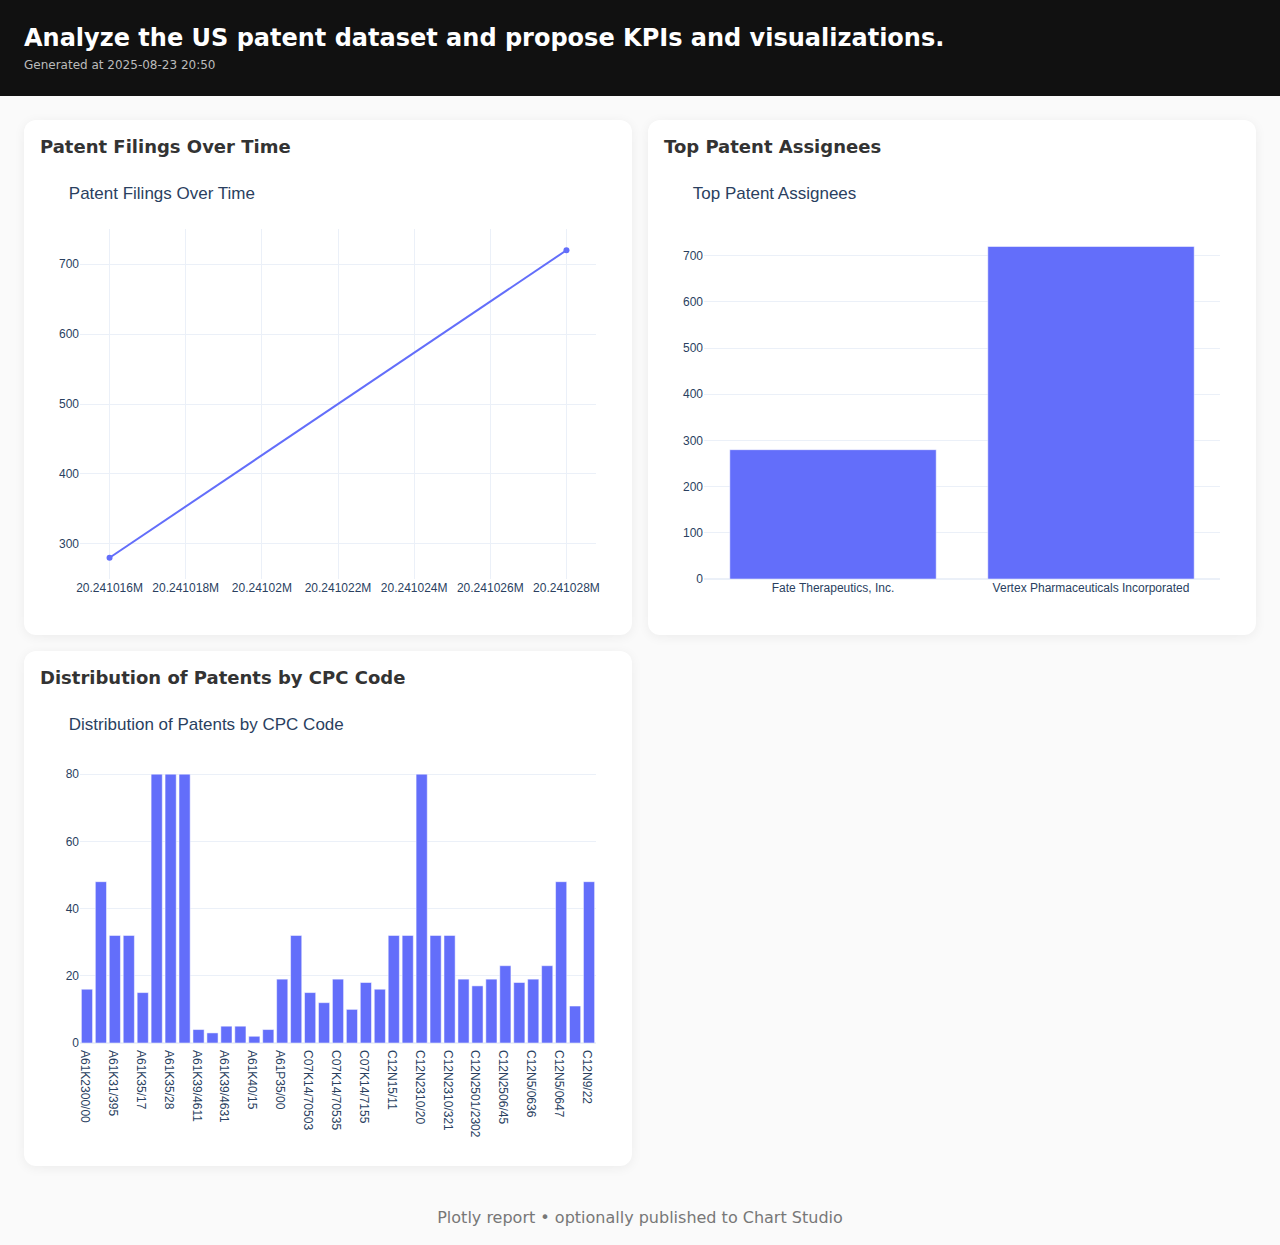
<file: export/out/plotly_index.html>
<!doctype html>
<html lang="en"><head>
<meta charset="utf-8"/><meta name="viewport" content="width=device-width, initial-scale=1"/>
<title>Analyze the US patent dataset and propose KPIs and visualizations.</title>
<style>
body{font-family:system-ui,-apple-system,Segoe UI,Roboto,Arial,sans-serif;margin:0;background:#fafafa}
header{padding:24px;background:#111;color:#fff}
main{padding:24px}
.grid{display:grid;grid-template-columns:repeat(auto-fill,minmax(420px,1fr));gap:16px}
.card{background:#fff;border-radius:12px;padding:16px;box-shadow:0 2px 12px rgba(0,0,0,.06)}
h1{margin:0 0 6px;font-size:24px} h2{margin:0 0 12px;font-size:18px;color:#333}
.meta{color:#bbb;font-size:12px} footer{text-align:center;padding:18px;color:#777}
@media(max-width:480px){.grid{grid-template-columns:1fr}}
</style></head>
<body>
<header><h1>Analyze the US patent dataset and propose KPIs and visualizations.</h1><div class="meta">Generated at 2025-08-23 20:50</div></header>
<main><div class="grid"><section class="card"><h2>Patent Filings Over Time</h2><div>                        <script type="text/javascript">window.PlotlyConfig = {MathJaxConfig: 'local'};</script>
        <script charset="utf-8" src="https://cdn.plot.ly/plotly-2.35.2.min.js"></script>                <div id="e844271e-10fc-41f2-a48f-4b52724ffa2e" class="plotly-graph-div" style="height:450px; width:100%;"></div>            <script type="text/javascript">                                    window.PLOTLYENV=window.PLOTLYENV || {};                                    if (document.getElementById("e844271e-10fc-41f2-a48f-4b52724ffa2e")) {                    Plotly.newPlot(                        "e844271e-10fc-41f2-a48f-4b52724ffa2e",                        [{"hovertemplate":"filing_date=%{x}\u003cbr\u003epublication_number=%{y}\u003cextra\u003e\u003c\u002fextra\u003e","legendgroup":"","line":{"color":"#636efa","dash":"solid"},"marker":{"symbol":"circle"},"mode":"lines+markers","name":"","orientation":"v","showlegend":false,"x":[20241016,20241028],"xaxis":"x","y":[280,720],"yaxis":"y","type":"scatter"}],                        {"template":{"data":{"barpolar":[{"marker":{"line":{"color":"white","width":0.5},"pattern":{"fillmode":"overlay","size":10,"solidity":0.2}},"type":"barpolar"}],"bar":[{"error_x":{"color":"#2a3f5f"},"error_y":{"color":"#2a3f5f"},"marker":{"line":{"color":"white","width":0.5},"pattern":{"fillmode":"overlay","size":10,"solidity":0.2}},"type":"bar"}],"carpet":[{"aaxis":{"endlinecolor":"#2a3f5f","gridcolor":"#C8D4E3","linecolor":"#C8D4E3","minorgridcolor":"#C8D4E3","startlinecolor":"#2a3f5f"},"baxis":{"endlinecolor":"#2a3f5f","gridcolor":"#C8D4E3","linecolor":"#C8D4E3","minorgridcolor":"#C8D4E3","startlinecolor":"#2a3f5f"},"type":"carpet"}],"choropleth":[{"colorbar":{"outlinewidth":0,"ticks":""},"type":"choropleth"}],"contourcarpet":[{"colorbar":{"outlinewidth":0,"ticks":""},"type":"contourcarpet"}],"contour":[{"colorbar":{"outlinewidth":0,"ticks":""},"colorscale":[[0.0,"#0d0887"],[0.1111111111111111,"#46039f"],[0.2222222222222222,"#7201a8"],[0.3333333333333333,"#9c179e"],[0.4444444444444444,"#bd3786"],[0.5555555555555556,"#d8576b"],[0.6666666666666666,"#ed7953"],[0.7777777777777778,"#fb9f3a"],[0.8888888888888888,"#fdca26"],[1.0,"#f0f921"]],"type":"contour"}],"heatmapgl":[{"colorbar":{"outlinewidth":0,"ticks":""},"colorscale":[[0.0,"#0d0887"],[0.1111111111111111,"#46039f"],[0.2222222222222222,"#7201a8"],[0.3333333333333333,"#9c179e"],[0.4444444444444444,"#bd3786"],[0.5555555555555556,"#d8576b"],[0.6666666666666666,"#ed7953"],[0.7777777777777778,"#fb9f3a"],[0.8888888888888888,"#fdca26"],[1.0,"#f0f921"]],"type":"heatmapgl"}],"heatmap":[{"colorbar":{"outlinewidth":0,"ticks":""},"colorscale":[[0.0,"#0d0887"],[0.1111111111111111,"#46039f"],[0.2222222222222222,"#7201a8"],[0.3333333333333333,"#9c179e"],[0.4444444444444444,"#bd3786"],[0.5555555555555556,"#d8576b"],[0.6666666666666666,"#ed7953"],[0.7777777777777778,"#fb9f3a"],[0.8888888888888888,"#fdca26"],[1.0,"#f0f921"]],"type":"heatmap"}],"histogram2dcontour":[{"colorbar":{"outlinewidth":0,"ticks":""},"colorscale":[[0.0,"#0d0887"],[0.1111111111111111,"#46039f"],[0.2222222222222222,"#7201a8"],[0.3333333333333333,"#9c179e"],[0.4444444444444444,"#bd3786"],[0.5555555555555556,"#d8576b"],[0.6666666666666666,"#ed7953"],[0.7777777777777778,"#fb9f3a"],[0.8888888888888888,"#fdca26"],[1.0,"#f0f921"]],"type":"histogram2dcontour"}],"histogram2d":[{"colorbar":{"outlinewidth":0,"ticks":""},"colorscale":[[0.0,"#0d0887"],[0.1111111111111111,"#46039f"],[0.2222222222222222,"#7201a8"],[0.3333333333333333,"#9c179e"],[0.4444444444444444,"#bd3786"],[0.5555555555555556,"#d8576b"],[0.6666666666666666,"#ed7953"],[0.7777777777777778,"#fb9f3a"],[0.8888888888888888,"#fdca26"],[1.0,"#f0f921"]],"type":"histogram2d"}],"histogram":[{"marker":{"pattern":{"fillmode":"overlay","size":10,"solidity":0.2}},"type":"histogram"}],"mesh3d":[{"colorbar":{"outlinewidth":0,"ticks":""},"type":"mesh3d"}],"parcoords":[{"line":{"colorbar":{"outlinewidth":0,"ticks":""}},"type":"parcoords"}],"pie":[{"automargin":true,"type":"pie"}],"scatter3d":[{"line":{"colorbar":{"outlinewidth":0,"ticks":""}},"marker":{"colorbar":{"outlinewidth":0,"ticks":""}},"type":"scatter3d"}],"scattercarpet":[{"marker":{"colorbar":{"outlinewidth":0,"ticks":""}},"type":"scattercarpet"}],"scattergeo":[{"marker":{"colorbar":{"outlinewidth":0,"ticks":""}},"type":"scattergeo"}],"scattergl":[{"marker":{"colorbar":{"outlinewidth":0,"ticks":""}},"type":"scattergl"}],"scattermapbox":[{"marker":{"colorbar":{"outlinewidth":0,"ticks":""}},"type":"scattermapbox"}],"scatterpolargl":[{"marker":{"colorbar":{"outlinewidth":0,"ticks":""}},"type":"scatterpolargl"}],"scatterpolar":[{"marker":{"colorbar":{"outlinewidth":0,"ticks":""}},"type":"scatterpolar"}],"scatter":[{"fillpattern":{"fillmode":"overlay","size":10,"solidity":0.2},"type":"scatter"}],"scatterternary":[{"marker":{"colorbar":{"outlinewidth":0,"ticks":""}},"type":"scatterternary"}],"surface":[{"colorbar":{"outlinewidth":0,"ticks":""},"colorscale":[[0.0,"#0d0887"],[0.1111111111111111,"#46039f"],[0.2222222222222222,"#7201a8"],[0.3333333333333333,"#9c179e"],[0.4444444444444444,"#bd3786"],[0.5555555555555556,"#d8576b"],[0.6666666666666666,"#ed7953"],[0.7777777777777778,"#fb9f3a"],[0.8888888888888888,"#fdca26"],[1.0,"#f0f921"]],"type":"surface"}],"table":[{"cells":{"fill":{"color":"#EBF0F8"},"line":{"color":"white"}},"header":{"fill":{"color":"#C8D4E3"},"line":{"color":"white"}},"type":"table"}]},"layout":{"annotationdefaults":{"arrowcolor":"#2a3f5f","arrowhead":0,"arrowwidth":1},"autotypenumbers":"strict","coloraxis":{"colorbar":{"outlinewidth":0,"ticks":""}},"colorscale":{"diverging":[[0,"#8e0152"],[0.1,"#c51b7d"],[0.2,"#de77ae"],[0.3,"#f1b6da"],[0.4,"#fde0ef"],[0.5,"#f7f7f7"],[0.6,"#e6f5d0"],[0.7,"#b8e186"],[0.8,"#7fbc41"],[0.9,"#4d9221"],[1,"#276419"]],"sequential":[[0.0,"#0d0887"],[0.1111111111111111,"#46039f"],[0.2222222222222222,"#7201a8"],[0.3333333333333333,"#9c179e"],[0.4444444444444444,"#bd3786"],[0.5555555555555556,"#d8576b"],[0.6666666666666666,"#ed7953"],[0.7777777777777778,"#fb9f3a"],[0.8888888888888888,"#fdca26"],[1.0,"#f0f921"]],"sequentialminus":[[0.0,"#0d0887"],[0.1111111111111111,"#46039f"],[0.2222222222222222,"#7201a8"],[0.3333333333333333,"#9c179e"],[0.4444444444444444,"#bd3786"],[0.5555555555555556,"#d8576b"],[0.6666666666666666,"#ed7953"],[0.7777777777777778,"#fb9f3a"],[0.8888888888888888,"#fdca26"],[1.0,"#f0f921"]]},"colorway":["#636efa","#EF553B","#00cc96","#ab63fa","#FFA15A","#19d3f3","#FF6692","#B6E880","#FF97FF","#FECB52"],"font":{"color":"#2a3f5f"},"geo":{"bgcolor":"white","lakecolor":"white","landcolor":"white","showlakes":true,"showland":true,"subunitcolor":"#C8D4E3"},"hoverlabel":{"align":"left"},"hovermode":"closest","mapbox":{"style":"light"},"paper_bgcolor":"white","plot_bgcolor":"white","polar":{"angularaxis":{"gridcolor":"#EBF0F8","linecolor":"#EBF0F8","ticks":""},"bgcolor":"white","radialaxis":{"gridcolor":"#EBF0F8","linecolor":"#EBF0F8","ticks":""}},"scene":{"xaxis":{"backgroundcolor":"white","gridcolor":"#DFE8F3","gridwidth":2,"linecolor":"#EBF0F8","showbackground":true,"ticks":"","zerolinecolor":"#EBF0F8"},"yaxis":{"backgroundcolor":"white","gridcolor":"#DFE8F3","gridwidth":2,"linecolor":"#EBF0F8","showbackground":true,"ticks":"","zerolinecolor":"#EBF0F8"},"zaxis":{"backgroundcolor":"white","gridcolor":"#DFE8F3","gridwidth":2,"linecolor":"#EBF0F8","showbackground":true,"ticks":"","zerolinecolor":"#EBF0F8"}},"shapedefaults":{"line":{"color":"#2a3f5f"}},"ternary":{"aaxis":{"gridcolor":"#DFE8F3","linecolor":"#A2B1C6","ticks":""},"baxis":{"gridcolor":"#DFE8F3","linecolor":"#A2B1C6","ticks":""},"bgcolor":"white","caxis":{"gridcolor":"#DFE8F3","linecolor":"#A2B1C6","ticks":""}},"title":{"x":0.05},"xaxis":{"automargin":true,"gridcolor":"#EBF0F8","linecolor":"#EBF0F8","ticks":"","title":{"standoff":15},"zerolinecolor":"#EBF0F8","zerolinewidth":2},"yaxis":{"automargin":true,"gridcolor":"#EBF0F8","linecolor":"#EBF0F8","ticks":"","title":{"standoff":15},"zerolinecolor":"#EBF0F8","zerolinewidth":2}}},"xaxis":{"anchor":"y","domain":[0.0,1.0],"title":{}},"yaxis":{"anchor":"x","domain":[0.0,1.0],"title":{}},"legend":{"tracegroupgap":0,"title":{},"orientation":"h"},"margin":{"t":60,"l":40,"r":20,"b":40},"title":{"text":"Patent Filings Over Time"},"height":450},                        {"displaylogo": false, "responsive": true}                    )                };                            </script>        </div></section><section class="card"><h2>Top Patent Assignees</h2><div>                            <div id="78a58a04-01a7-46d0-8e6b-66d31acd0971" class="plotly-graph-div" style="height:450px; width:100%;"></div>            <script type="text/javascript">                                    window.PLOTLYENV=window.PLOTLYENV || {};                                    if (document.getElementById("78a58a04-01a7-46d0-8e6b-66d31acd0971")) {                    Plotly.newPlot(                        "78a58a04-01a7-46d0-8e6b-66d31acd0971",                        [{"alignmentgroup":"True","hovertemplate":"assignee=%{x}\u003cbr\u003epublication_number=%{y}\u003cextra\u003e\u003c\u002fextra\u003e","legendgroup":"","marker":{"color":"#636efa","pattern":{"shape":""}},"name":"","offsetgroup":"","orientation":"v","showlegend":false,"textposition":"auto","x":["Fate Therapeutics, Inc.","Vertex Pharmaceuticals Incorporated"],"xaxis":"x","y":[280,720],"yaxis":"y","type":"bar"}],                        {"template":{"data":{"barpolar":[{"marker":{"line":{"color":"white","width":0.5},"pattern":{"fillmode":"overlay","size":10,"solidity":0.2}},"type":"barpolar"}],"bar":[{"error_x":{"color":"#2a3f5f"},"error_y":{"color":"#2a3f5f"},"marker":{"line":{"color":"white","width":0.5},"pattern":{"fillmode":"overlay","size":10,"solidity":0.2}},"type":"bar"}],"carpet":[{"aaxis":{"endlinecolor":"#2a3f5f","gridcolor":"#C8D4E3","linecolor":"#C8D4E3","minorgridcolor":"#C8D4E3","startlinecolor":"#2a3f5f"},"baxis":{"endlinecolor":"#2a3f5f","gridcolor":"#C8D4E3","linecolor":"#C8D4E3","minorgridcolor":"#C8D4E3","startlinecolor":"#2a3f5f"},"type":"carpet"}],"choropleth":[{"colorbar":{"outlinewidth":0,"ticks":""},"type":"choropleth"}],"contourcarpet":[{"colorbar":{"outlinewidth":0,"ticks":""},"type":"contourcarpet"}],"contour":[{"colorbar":{"outlinewidth":0,"ticks":""},"colorscale":[[0.0,"#0d0887"],[0.1111111111111111,"#46039f"],[0.2222222222222222,"#7201a8"],[0.3333333333333333,"#9c179e"],[0.4444444444444444,"#bd3786"],[0.5555555555555556,"#d8576b"],[0.6666666666666666,"#ed7953"],[0.7777777777777778,"#fb9f3a"],[0.8888888888888888,"#fdca26"],[1.0,"#f0f921"]],"type":"contour"}],"heatmapgl":[{"colorbar":{"outlinewidth":0,"ticks":""},"colorscale":[[0.0,"#0d0887"],[0.1111111111111111,"#46039f"],[0.2222222222222222,"#7201a8"],[0.3333333333333333,"#9c179e"],[0.4444444444444444,"#bd3786"],[0.5555555555555556,"#d8576b"],[0.6666666666666666,"#ed7953"],[0.7777777777777778,"#fb9f3a"],[0.8888888888888888,"#fdca26"],[1.0,"#f0f921"]],"type":"heatmapgl"}],"heatmap":[{"colorbar":{"outlinewidth":0,"ticks":""},"colorscale":[[0.0,"#0d0887"],[0.1111111111111111,"#46039f"],[0.2222222222222222,"#7201a8"],[0.3333333333333333,"#9c179e"],[0.4444444444444444,"#bd3786"],[0.5555555555555556,"#d8576b"],[0.6666666666666666,"#ed7953"],[0.7777777777777778,"#fb9f3a"],[0.8888888888888888,"#fdca26"],[1.0,"#f0f921"]],"type":"heatmap"}],"histogram2dcontour":[{"colorbar":{"outlinewidth":0,"ticks":""},"colorscale":[[0.0,"#0d0887"],[0.1111111111111111,"#46039f"],[0.2222222222222222,"#7201a8"],[0.3333333333333333,"#9c179e"],[0.4444444444444444,"#bd3786"],[0.5555555555555556,"#d8576b"],[0.6666666666666666,"#ed7953"],[0.7777777777777778,"#fb9f3a"],[0.8888888888888888,"#fdca26"],[1.0,"#f0f921"]],"type":"histogram2dcontour"}],"histogram2d":[{"colorbar":{"outlinewidth":0,"ticks":""},"colorscale":[[0.0,"#0d0887"],[0.1111111111111111,"#46039f"],[0.2222222222222222,"#7201a8"],[0.3333333333333333,"#9c179e"],[0.4444444444444444,"#bd3786"],[0.5555555555555556,"#d8576b"],[0.6666666666666666,"#ed7953"],[0.7777777777777778,"#fb9f3a"],[0.8888888888888888,"#fdca26"],[1.0,"#f0f921"]],"type":"histogram2d"}],"histogram":[{"marker":{"pattern":{"fillmode":"overlay","size":10,"solidity":0.2}},"type":"histogram"}],"mesh3d":[{"colorbar":{"outlinewidth":0,"ticks":""},"type":"mesh3d"}],"parcoords":[{"line":{"colorbar":{"outlinewidth":0,"ticks":""}},"type":"parcoords"}],"pie":[{"automargin":true,"type":"pie"}],"scatter3d":[{"line":{"colorbar":{"outlinewidth":0,"ticks":""}},"marker":{"colorbar":{"outlinewidth":0,"ticks":""}},"type":"scatter3d"}],"scattercarpet":[{"marker":{"colorbar":{"outlinewidth":0,"ticks":""}},"type":"scattercarpet"}],"scattergeo":[{"marker":{"colorbar":{"outlinewidth":0,"ticks":""}},"type":"scattergeo"}],"scattergl":[{"marker":{"colorbar":{"outlinewidth":0,"ticks":""}},"type":"scattergl"}],"scattermapbox":[{"marker":{"colorbar":{"outlinewidth":0,"ticks":""}},"type":"scattermapbox"}],"scatterpolargl":[{"marker":{"colorbar":{"outlinewidth":0,"ticks":""}},"type":"scatterpolargl"}],"scatterpolar":[{"marker":{"colorbar":{"outlinewidth":0,"ticks":""}},"type":"scatterpolar"}],"scatter":[{"fillpattern":{"fillmode":"overlay","size":10,"solidity":0.2},"type":"scatter"}],"scatterternary":[{"marker":{"colorbar":{"outlinewidth":0,"ticks":""}},"type":"scatterternary"}],"surface":[{"colorbar":{"outlinewidth":0,"ticks":""},"colorscale":[[0.0,"#0d0887"],[0.1111111111111111,"#46039f"],[0.2222222222222222,"#7201a8"],[0.3333333333333333,"#9c179e"],[0.4444444444444444,"#bd3786"],[0.5555555555555556,"#d8576b"],[0.6666666666666666,"#ed7953"],[0.7777777777777778,"#fb9f3a"],[0.8888888888888888,"#fdca26"],[1.0,"#f0f921"]],"type":"surface"}],"table":[{"cells":{"fill":{"color":"#EBF0F8"},"line":{"color":"white"}},"header":{"fill":{"color":"#C8D4E3"},"line":{"color":"white"}},"type":"table"}]},"layout":{"annotationdefaults":{"arrowcolor":"#2a3f5f","arrowhead":0,"arrowwidth":1},"autotypenumbers":"strict","coloraxis":{"colorbar":{"outlinewidth":0,"ticks":""}},"colorscale":{"diverging":[[0,"#8e0152"],[0.1,"#c51b7d"],[0.2,"#de77ae"],[0.3,"#f1b6da"],[0.4,"#fde0ef"],[0.5,"#f7f7f7"],[0.6,"#e6f5d0"],[0.7,"#b8e186"],[0.8,"#7fbc41"],[0.9,"#4d9221"],[1,"#276419"]],"sequential":[[0.0,"#0d0887"],[0.1111111111111111,"#46039f"],[0.2222222222222222,"#7201a8"],[0.3333333333333333,"#9c179e"],[0.4444444444444444,"#bd3786"],[0.5555555555555556,"#d8576b"],[0.6666666666666666,"#ed7953"],[0.7777777777777778,"#fb9f3a"],[0.8888888888888888,"#fdca26"],[1.0,"#f0f921"]],"sequentialminus":[[0.0,"#0d0887"],[0.1111111111111111,"#46039f"],[0.2222222222222222,"#7201a8"],[0.3333333333333333,"#9c179e"],[0.4444444444444444,"#bd3786"],[0.5555555555555556,"#d8576b"],[0.6666666666666666,"#ed7953"],[0.7777777777777778,"#fb9f3a"],[0.8888888888888888,"#fdca26"],[1.0,"#f0f921"]]},"colorway":["#636efa","#EF553B","#00cc96","#ab63fa","#FFA15A","#19d3f3","#FF6692","#B6E880","#FF97FF","#FECB52"],"font":{"color":"#2a3f5f"},"geo":{"bgcolor":"white","lakecolor":"white","landcolor":"white","showlakes":true,"showland":true,"subunitcolor":"#C8D4E3"},"hoverlabel":{"align":"left"},"hovermode":"closest","mapbox":{"style":"light"},"paper_bgcolor":"white","plot_bgcolor":"white","polar":{"angularaxis":{"gridcolor":"#EBF0F8","linecolor":"#EBF0F8","ticks":""},"bgcolor":"white","radialaxis":{"gridcolor":"#EBF0F8","linecolor":"#EBF0F8","ticks":""}},"scene":{"xaxis":{"backgroundcolor":"white","gridcolor":"#DFE8F3","gridwidth":2,"linecolor":"#EBF0F8","showbackground":true,"ticks":"","zerolinecolor":"#EBF0F8"},"yaxis":{"backgroundcolor":"white","gridcolor":"#DFE8F3","gridwidth":2,"linecolor":"#EBF0F8","showbackground":true,"ticks":"","zerolinecolor":"#EBF0F8"},"zaxis":{"backgroundcolor":"white","gridcolor":"#DFE8F3","gridwidth":2,"linecolor":"#EBF0F8","showbackground":true,"ticks":"","zerolinecolor":"#EBF0F8"}},"shapedefaults":{"line":{"color":"#2a3f5f"}},"ternary":{"aaxis":{"gridcolor":"#DFE8F3","linecolor":"#A2B1C6","ticks":""},"baxis":{"gridcolor":"#DFE8F3","linecolor":"#A2B1C6","ticks":""},"bgcolor":"white","caxis":{"gridcolor":"#DFE8F3","linecolor":"#A2B1C6","ticks":""}},"title":{"x":0.05},"xaxis":{"automargin":true,"gridcolor":"#EBF0F8","linecolor":"#EBF0F8","ticks":"","title":{"standoff":15},"zerolinecolor":"#EBF0F8","zerolinewidth":2},"yaxis":{"automargin":true,"gridcolor":"#EBF0F8","linecolor":"#EBF0F8","ticks":"","title":{"standoff":15},"zerolinecolor":"#EBF0F8","zerolinewidth":2}}},"xaxis":{"anchor":"y","domain":[0.0,1.0],"title":{}},"yaxis":{"anchor":"x","domain":[0.0,1.0],"title":{}},"legend":{"tracegroupgap":0,"title":{},"orientation":"h"},"margin":{"t":60,"l":40,"r":20,"b":40},"barmode":"group","title":{"text":"Top Patent Assignees"},"height":450},                        {"displaylogo": false, "responsive": true}                    )                };                            </script>        </div></section><section class="card"><h2>Distribution of Patents by CPC Code</h2><div>                            <div id="d266b9a3-5f43-4ac5-a78c-c5f606c37f48" class="plotly-graph-div" style="height:450px; width:100%;"></div>            <script type="text/javascript">                                    window.PLOTLYENV=window.PLOTLYENV || {};                                    if (document.getElementById("d266b9a3-5f43-4ac5-a78c-c5f606c37f48")) {                    Plotly.newPlot(                        "d266b9a3-5f43-4ac5-a78c-c5f606c37f48",                        [{"alignmentgroup":"True","hovertemplate":"cpc_code=%{x}\u003cbr\u003epublication_number=%{y}\u003cextra\u003e\u003c\u002fextra\u003e","legendgroup":"","marker":{"color":"#636efa","pattern":{"shape":""}},"name":"","offsetgroup":"","orientation":"v","showlegend":false,"textposition":"auto","x":["A61K2300\u002f00","A61K31\u002f255","A61K31\u002f395","A61K31\u002f4535","A61K35\u002f17","A61K35\u002f18","A61K35\u002f28","A61K38\u002f193","A61K39\u002f4611","A61K39\u002f4613","A61K39\u002f4631","A61K40\u002f11","A61K40\u002f15","A61K40\u002f31","A61P35\u002f00","A61P7\u002f00","C07K14\u002f70503","C07K14\u002f7051","C07K14\u002f70535","C07K14\u002f71","C07K14\u002f7155","C12N15\u002f102","C12N15\u002f11","C12N15\u002f113","C12N2310\u002f20","C12N2310\u002f315","C12N2310\u002f321","C12N2501\u002f15","C12N2501\u002f2302","C12N2502\u002f30","C12N2506\u002f45","C12N2510\u002f00","C12N5\u002f0636","C12N5\u002f0646","C12N5\u002f0647","C12N5\u002f0696","C12N9\u002f22"],"xaxis":"x","y":[16,48,32,32,15,80,80,80,4,3,5,5,2,4,19,32,15,12,19,10,18,16,32,32,80,32,32,19,17,19,23,18,19,23,48,11,48],"yaxis":"y","type":"bar"}],                        {"template":{"data":{"barpolar":[{"marker":{"line":{"color":"white","width":0.5},"pattern":{"fillmode":"overlay","size":10,"solidity":0.2}},"type":"barpolar"}],"bar":[{"error_x":{"color":"#2a3f5f"},"error_y":{"color":"#2a3f5f"},"marker":{"line":{"color":"white","width":0.5},"pattern":{"fillmode":"overlay","size":10,"solidity":0.2}},"type":"bar"}],"carpet":[{"aaxis":{"endlinecolor":"#2a3f5f","gridcolor":"#C8D4E3","linecolor":"#C8D4E3","minorgridcolor":"#C8D4E3","startlinecolor":"#2a3f5f"},"baxis":{"endlinecolor":"#2a3f5f","gridcolor":"#C8D4E3","linecolor":"#C8D4E3","minorgridcolor":"#C8D4E3","startlinecolor":"#2a3f5f"},"type":"carpet"}],"choropleth":[{"colorbar":{"outlinewidth":0,"ticks":""},"type":"choropleth"}],"contourcarpet":[{"colorbar":{"outlinewidth":0,"ticks":""},"type":"contourcarpet"}],"contour":[{"colorbar":{"outlinewidth":0,"ticks":""},"colorscale":[[0.0,"#0d0887"],[0.1111111111111111,"#46039f"],[0.2222222222222222,"#7201a8"],[0.3333333333333333,"#9c179e"],[0.4444444444444444,"#bd3786"],[0.5555555555555556,"#d8576b"],[0.6666666666666666,"#ed7953"],[0.7777777777777778,"#fb9f3a"],[0.8888888888888888,"#fdca26"],[1.0,"#f0f921"]],"type":"contour"}],"heatmapgl":[{"colorbar":{"outlinewidth":0,"ticks":""},"colorscale":[[0.0,"#0d0887"],[0.1111111111111111,"#46039f"],[0.2222222222222222,"#7201a8"],[0.3333333333333333,"#9c179e"],[0.4444444444444444,"#bd3786"],[0.5555555555555556,"#d8576b"],[0.6666666666666666,"#ed7953"],[0.7777777777777778,"#fb9f3a"],[0.8888888888888888,"#fdca26"],[1.0,"#f0f921"]],"type":"heatmapgl"}],"heatmap":[{"colorbar":{"outlinewidth":0,"ticks":""},"colorscale":[[0.0,"#0d0887"],[0.1111111111111111,"#46039f"],[0.2222222222222222,"#7201a8"],[0.3333333333333333,"#9c179e"],[0.4444444444444444,"#bd3786"],[0.5555555555555556,"#d8576b"],[0.6666666666666666,"#ed7953"],[0.7777777777777778,"#fb9f3a"],[0.8888888888888888,"#fdca26"],[1.0,"#f0f921"]],"type":"heatmap"}],"histogram2dcontour":[{"colorbar":{"outlinewidth":0,"ticks":""},"colorscale":[[0.0,"#0d0887"],[0.1111111111111111,"#46039f"],[0.2222222222222222,"#7201a8"],[0.3333333333333333,"#9c179e"],[0.4444444444444444,"#bd3786"],[0.5555555555555556,"#d8576b"],[0.6666666666666666,"#ed7953"],[0.7777777777777778,"#fb9f3a"],[0.8888888888888888,"#fdca26"],[1.0,"#f0f921"]],"type":"histogram2dcontour"}],"histogram2d":[{"colorbar":{"outlinewidth":0,"ticks":""},"colorscale":[[0.0,"#0d0887"],[0.1111111111111111,"#46039f"],[0.2222222222222222,"#7201a8"],[0.3333333333333333,"#9c179e"],[0.4444444444444444,"#bd3786"],[0.5555555555555556,"#d8576b"],[0.6666666666666666,"#ed7953"],[0.7777777777777778,"#fb9f3a"],[0.8888888888888888,"#fdca26"],[1.0,"#f0f921"]],"type":"histogram2d"}],"histogram":[{"marker":{"pattern":{"fillmode":"overlay","size":10,"solidity":0.2}},"type":"histogram"}],"mesh3d":[{"colorbar":{"outlinewidth":0,"ticks":""},"type":"mesh3d"}],"parcoords":[{"line":{"colorbar":{"outlinewidth":0,"ticks":""}},"type":"parcoords"}],"pie":[{"automargin":true,"type":"pie"}],"scatter3d":[{"line":{"colorbar":{"outlinewidth":0,"ticks":""}},"marker":{"colorbar":{"outlinewidth":0,"ticks":""}},"type":"scatter3d"}],"scattercarpet":[{"marker":{"colorbar":{"outlinewidth":0,"ticks":""}},"type":"scattercarpet"}],"scattergeo":[{"marker":{"colorbar":{"outlinewidth":0,"ticks":""}},"type":"scattergeo"}],"scattergl":[{"marker":{"colorbar":{"outlinewidth":0,"ticks":""}},"type":"scattergl"}],"scattermapbox":[{"marker":{"colorbar":{"outlinewidth":0,"ticks":""}},"type":"scattermapbox"}],"scatterpolargl":[{"marker":{"colorbar":{"outlinewidth":0,"ticks":""}},"type":"scatterpolargl"}],"scatterpolar":[{"marker":{"colorbar":{"outlinewidth":0,"ticks":""}},"type":"scatterpolar"}],"scatter":[{"fillpattern":{"fillmode":"overlay","size":10,"solidity":0.2},"type":"scatter"}],"scatterternary":[{"marker":{"colorbar":{"outlinewidth":0,"ticks":""}},"type":"scatterternary"}],"surface":[{"colorbar":{"outlinewidth":0,"ticks":""},"colorscale":[[0.0,"#0d0887"],[0.1111111111111111,"#46039f"],[0.2222222222222222,"#7201a8"],[0.3333333333333333,"#9c179e"],[0.4444444444444444,"#bd3786"],[0.5555555555555556,"#d8576b"],[0.6666666666666666,"#ed7953"],[0.7777777777777778,"#fb9f3a"],[0.8888888888888888,"#fdca26"],[1.0,"#f0f921"]],"type":"surface"}],"table":[{"cells":{"fill":{"color":"#EBF0F8"},"line":{"color":"white"}},"header":{"fill":{"color":"#C8D4E3"},"line":{"color":"white"}},"type":"table"}]},"layout":{"annotationdefaults":{"arrowcolor":"#2a3f5f","arrowhead":0,"arrowwidth":1},"autotypenumbers":"strict","coloraxis":{"colorbar":{"outlinewidth":0,"ticks":""}},"colorscale":{"diverging":[[0,"#8e0152"],[0.1,"#c51b7d"],[0.2,"#de77ae"],[0.3,"#f1b6da"],[0.4,"#fde0ef"],[0.5,"#f7f7f7"],[0.6,"#e6f5d0"],[0.7,"#b8e186"],[0.8,"#7fbc41"],[0.9,"#4d9221"],[1,"#276419"]],"sequential":[[0.0,"#0d0887"],[0.1111111111111111,"#46039f"],[0.2222222222222222,"#7201a8"],[0.3333333333333333,"#9c179e"],[0.4444444444444444,"#bd3786"],[0.5555555555555556,"#d8576b"],[0.6666666666666666,"#ed7953"],[0.7777777777777778,"#fb9f3a"],[0.8888888888888888,"#fdca26"],[1.0,"#f0f921"]],"sequentialminus":[[0.0,"#0d0887"],[0.1111111111111111,"#46039f"],[0.2222222222222222,"#7201a8"],[0.3333333333333333,"#9c179e"],[0.4444444444444444,"#bd3786"],[0.5555555555555556,"#d8576b"],[0.6666666666666666,"#ed7953"],[0.7777777777777778,"#fb9f3a"],[0.8888888888888888,"#fdca26"],[1.0,"#f0f921"]]},"colorway":["#636efa","#EF553B","#00cc96","#ab63fa","#FFA15A","#19d3f3","#FF6692","#B6E880","#FF97FF","#FECB52"],"font":{"color":"#2a3f5f"},"geo":{"bgcolor":"white","lakecolor":"white","landcolor":"white","showlakes":true,"showland":true,"subunitcolor":"#C8D4E3"},"hoverlabel":{"align":"left"},"hovermode":"closest","mapbox":{"style":"light"},"paper_bgcolor":"white","plot_bgcolor":"white","polar":{"angularaxis":{"gridcolor":"#EBF0F8","linecolor":"#EBF0F8","ticks":""},"bgcolor":"white","radialaxis":{"gridcolor":"#EBF0F8","linecolor":"#EBF0F8","ticks":""}},"scene":{"xaxis":{"backgroundcolor":"white","gridcolor":"#DFE8F3","gridwidth":2,"linecolor":"#EBF0F8","showbackground":true,"ticks":"","zerolinecolor":"#EBF0F8"},"yaxis":{"backgroundcolor":"white","gridcolor":"#DFE8F3","gridwidth":2,"linecolor":"#EBF0F8","showbackground":true,"ticks":"","zerolinecolor":"#EBF0F8"},"zaxis":{"backgroundcolor":"white","gridcolor":"#DFE8F3","gridwidth":2,"linecolor":"#EBF0F8","showbackground":true,"ticks":"","zerolinecolor":"#EBF0F8"}},"shapedefaults":{"line":{"color":"#2a3f5f"}},"ternary":{"aaxis":{"gridcolor":"#DFE8F3","linecolor":"#A2B1C6","ticks":""},"baxis":{"gridcolor":"#DFE8F3","linecolor":"#A2B1C6","ticks":""},"bgcolor":"white","caxis":{"gridcolor":"#DFE8F3","linecolor":"#A2B1C6","ticks":""}},"title":{"x":0.05},"xaxis":{"automargin":true,"gridcolor":"#EBF0F8","linecolor":"#EBF0F8","ticks":"","title":{"standoff":15},"zerolinecolor":"#EBF0F8","zerolinewidth":2},"yaxis":{"automargin":true,"gridcolor":"#EBF0F8","linecolor":"#EBF0F8","ticks":"","title":{"standoff":15},"zerolinecolor":"#EBF0F8","zerolinewidth":2}}},"xaxis":{"anchor":"y","domain":[0.0,1.0],"title":{}},"yaxis":{"anchor":"x","domain":[0.0,1.0],"title":{}},"legend":{"tracegroupgap":0,"title":{},"orientation":"h"},"margin":{"t":60,"l":40,"r":20,"b":40},"barmode":"group","title":{"text":"Distribution of Patents by CPC Code"},"height":450},                        {"displaylogo": false, "responsive": true}                    )                };                            </script>        </div></section></div></main>
<footer>Plotly report • optionally published to Chart Studio</footer>
</body></html>
</file>
